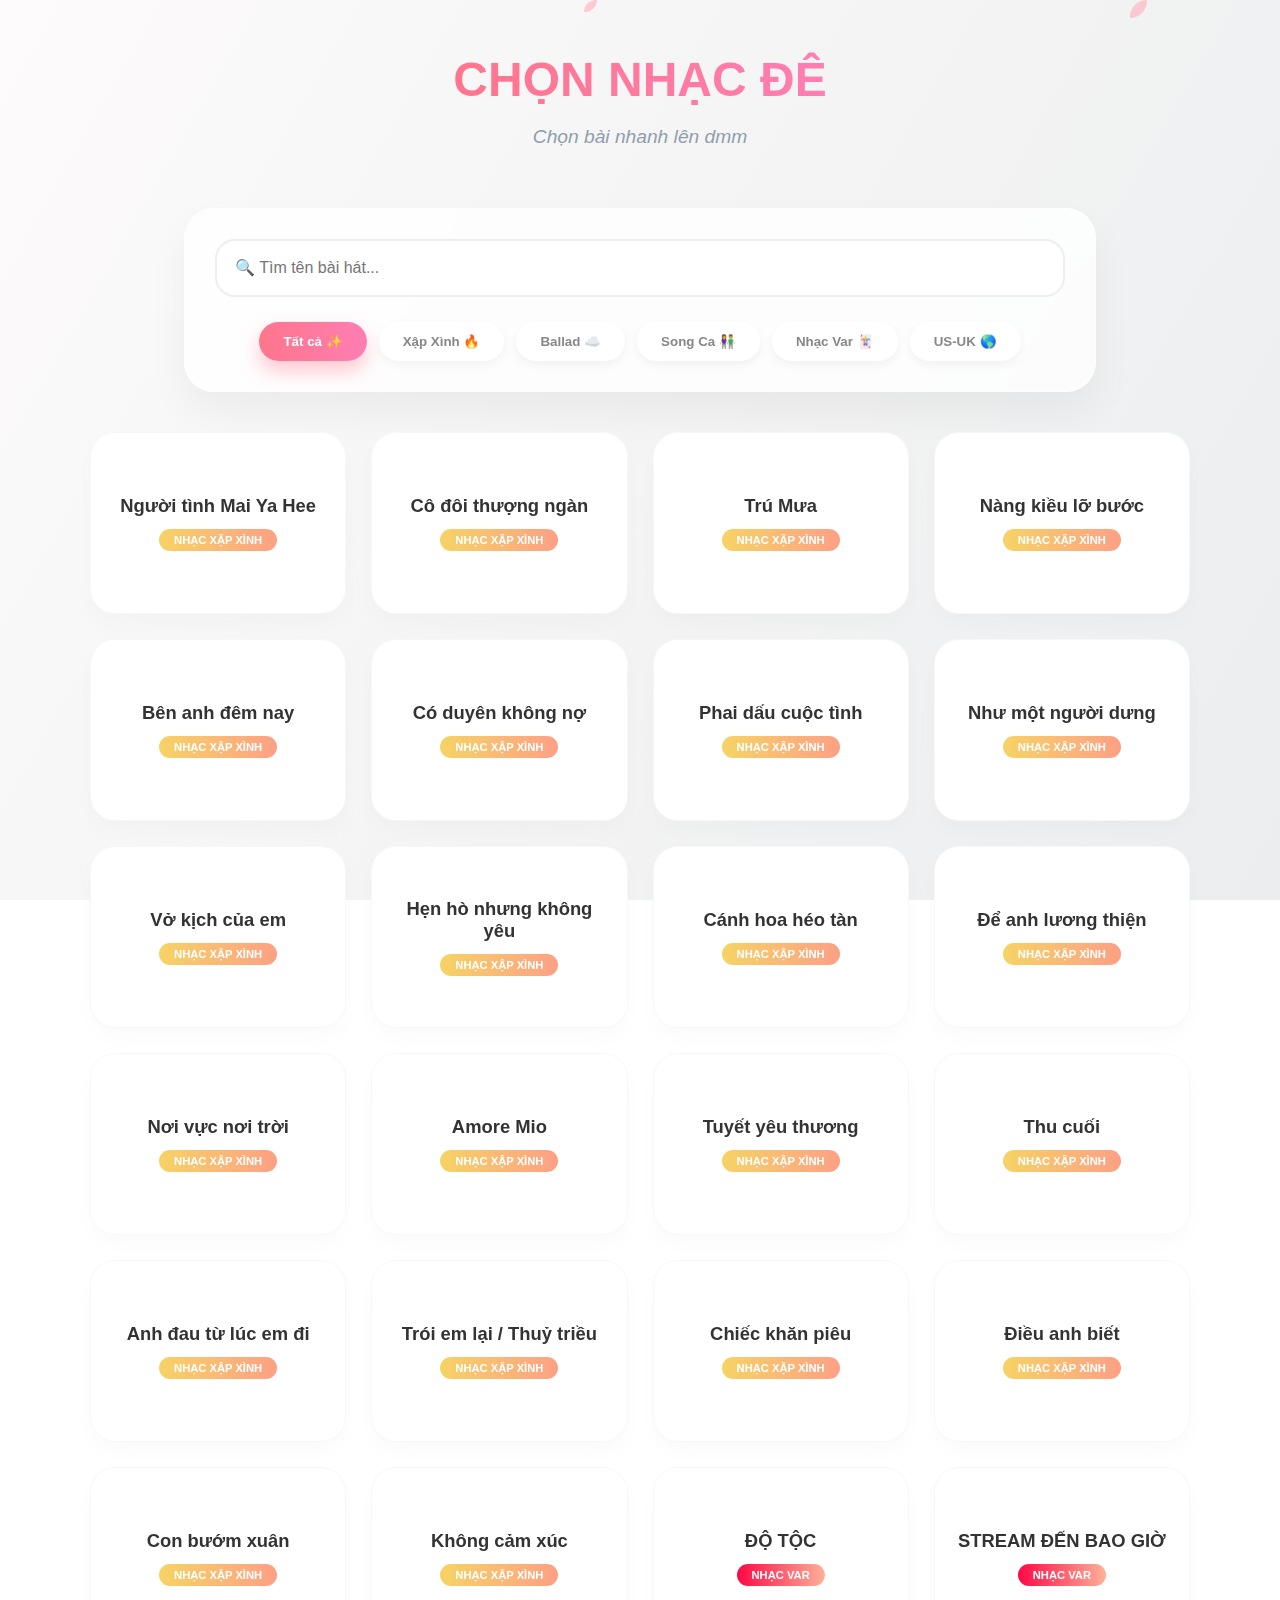
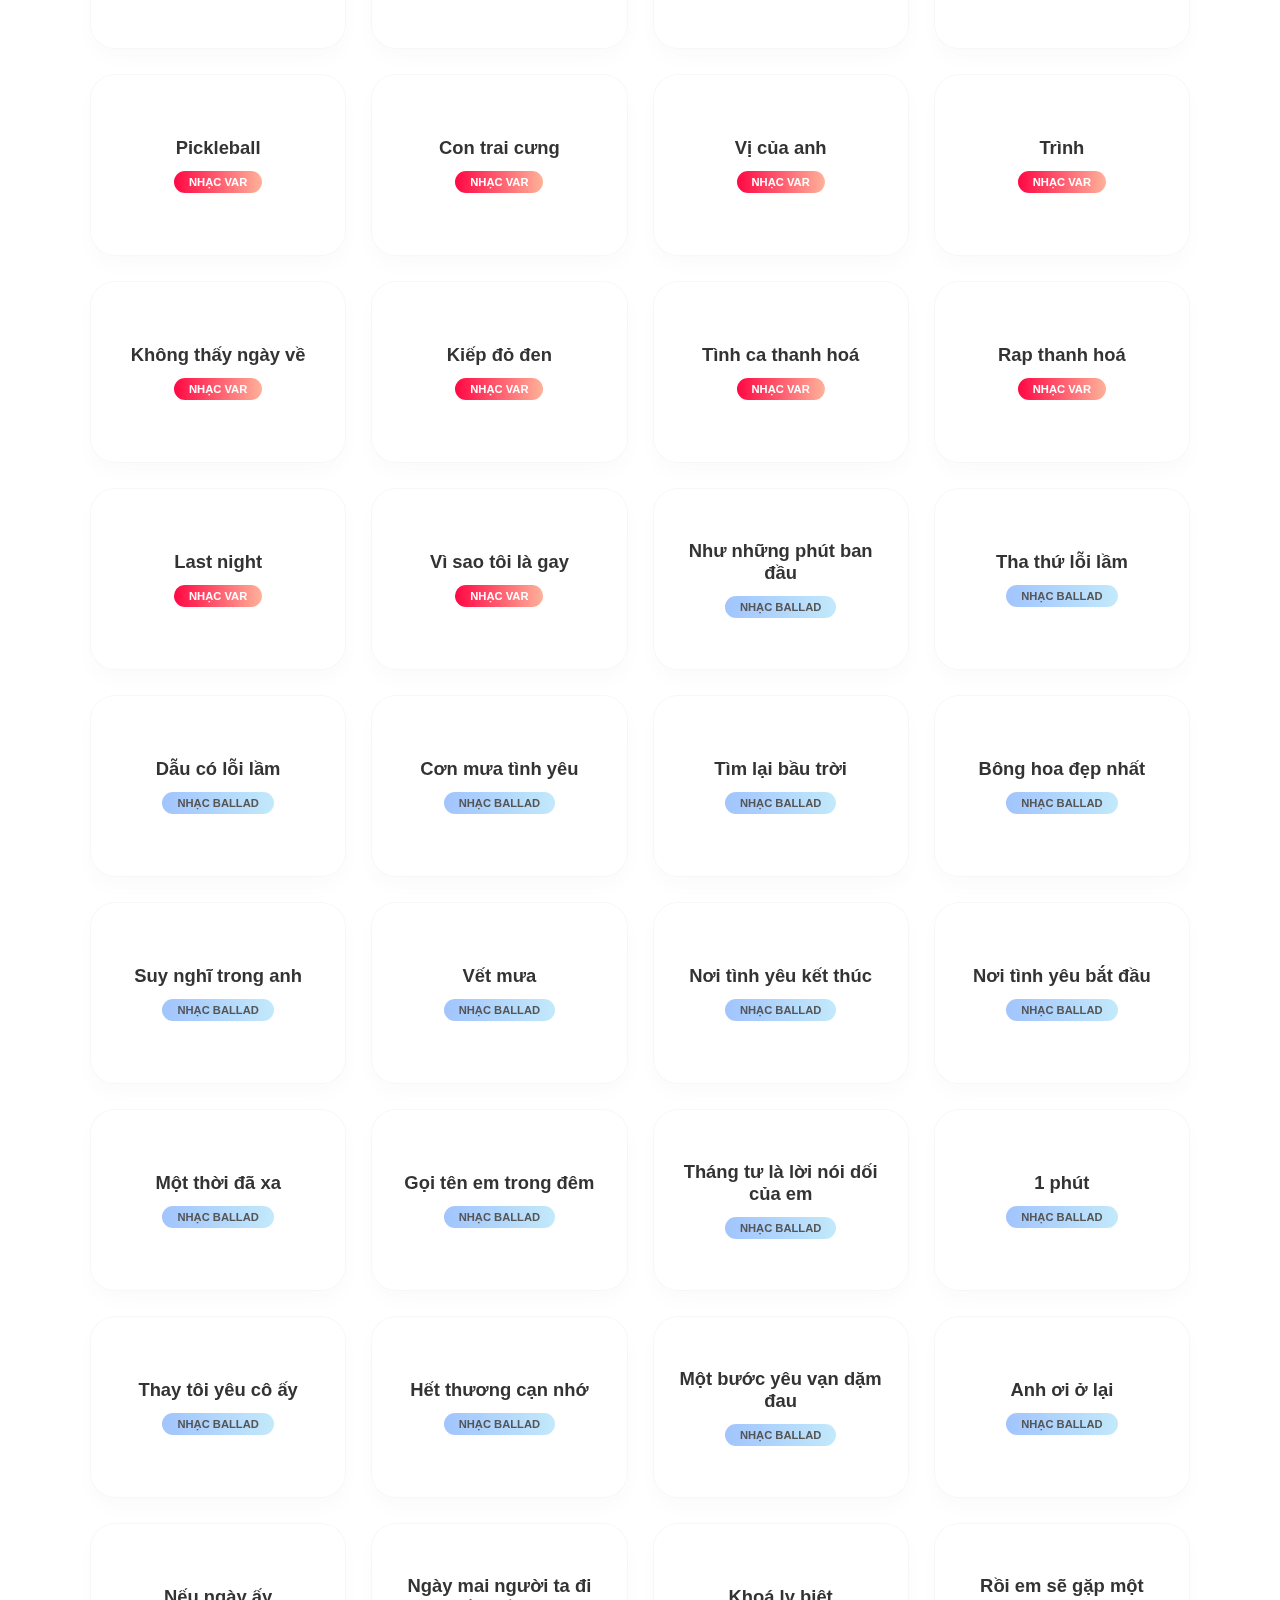
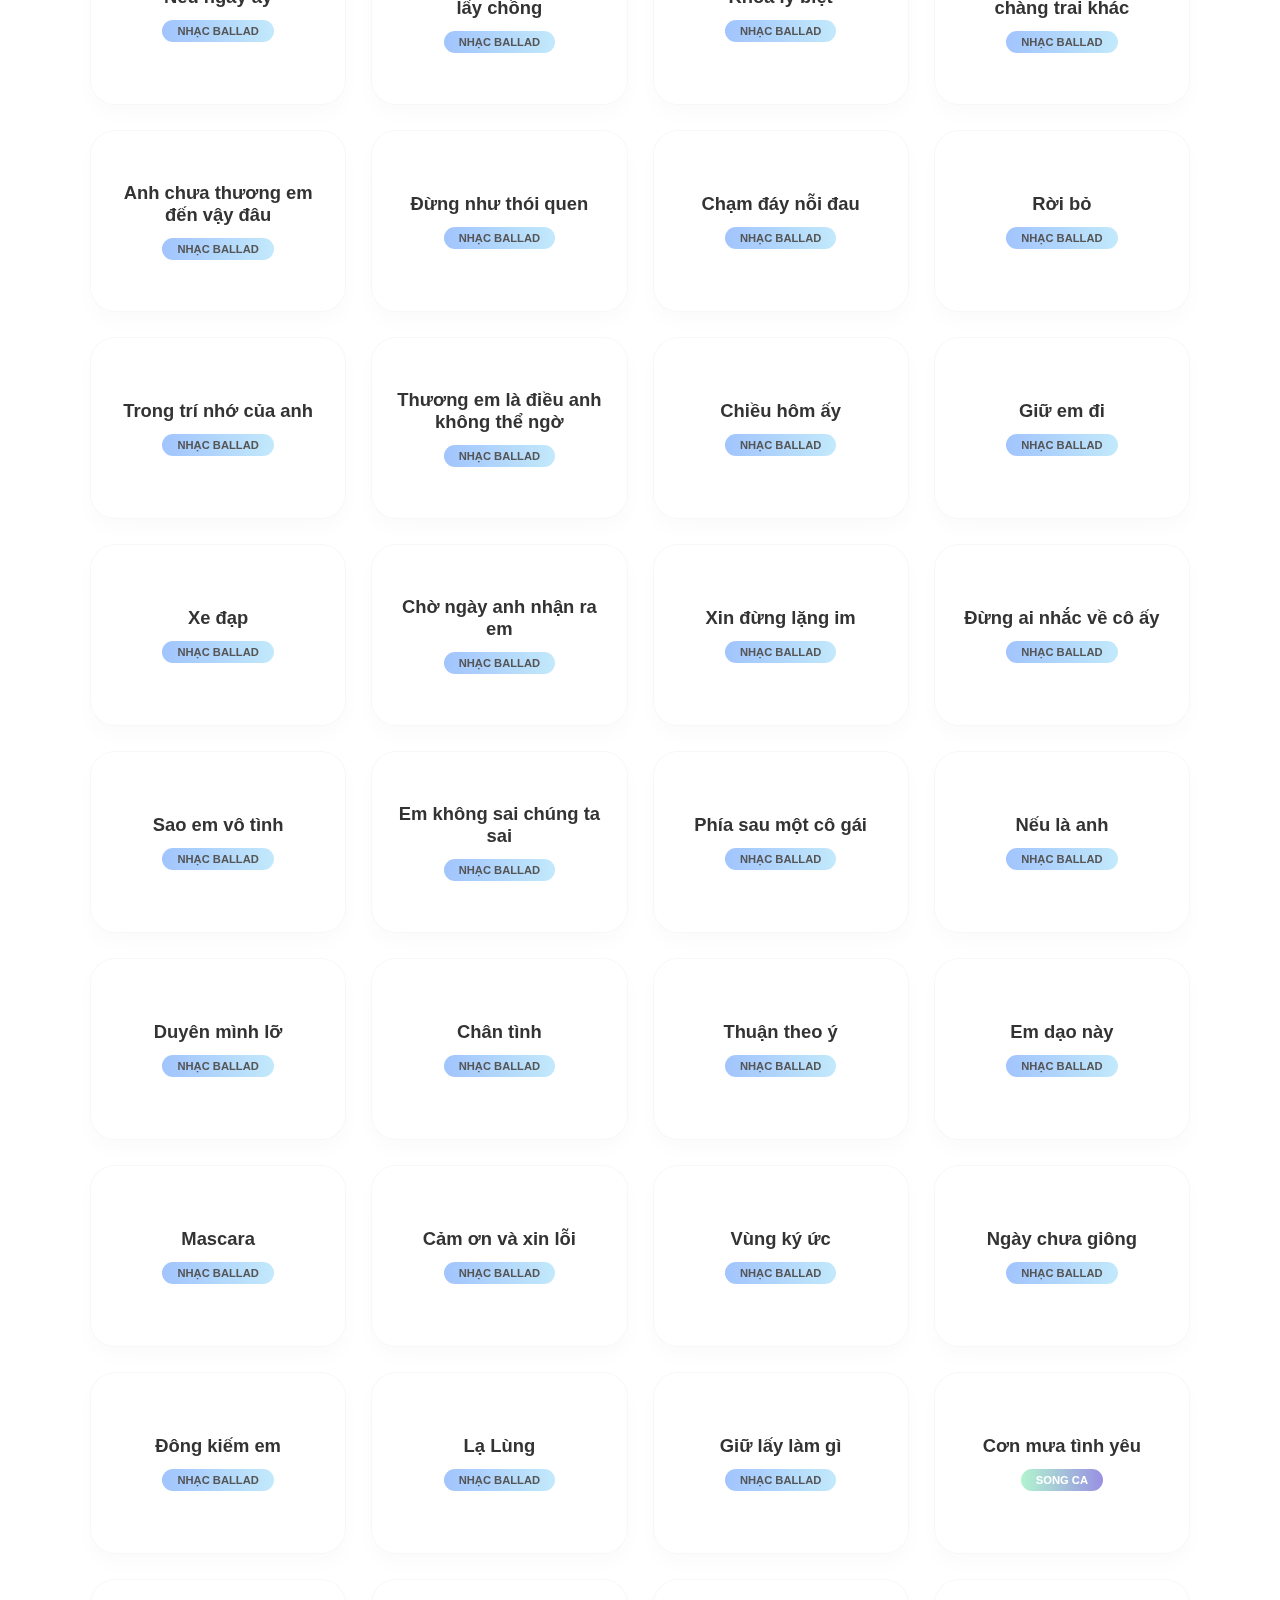
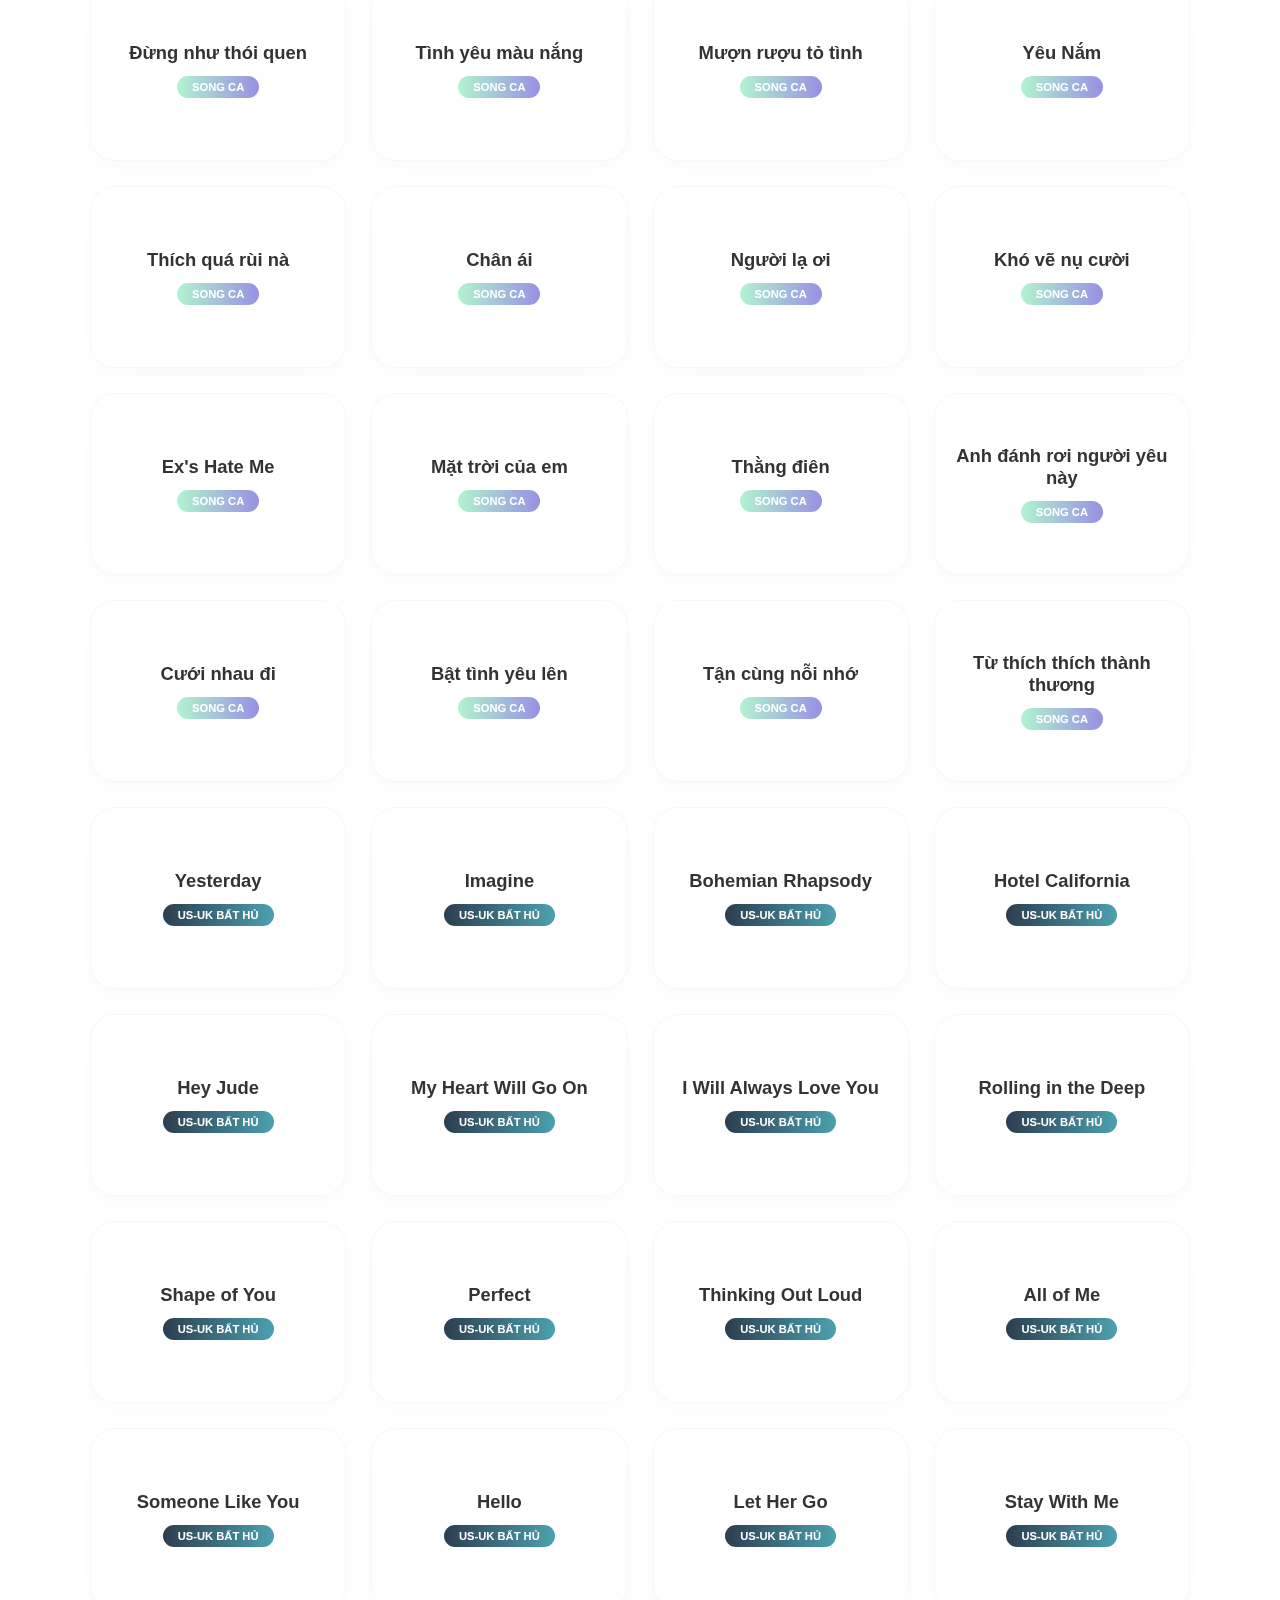
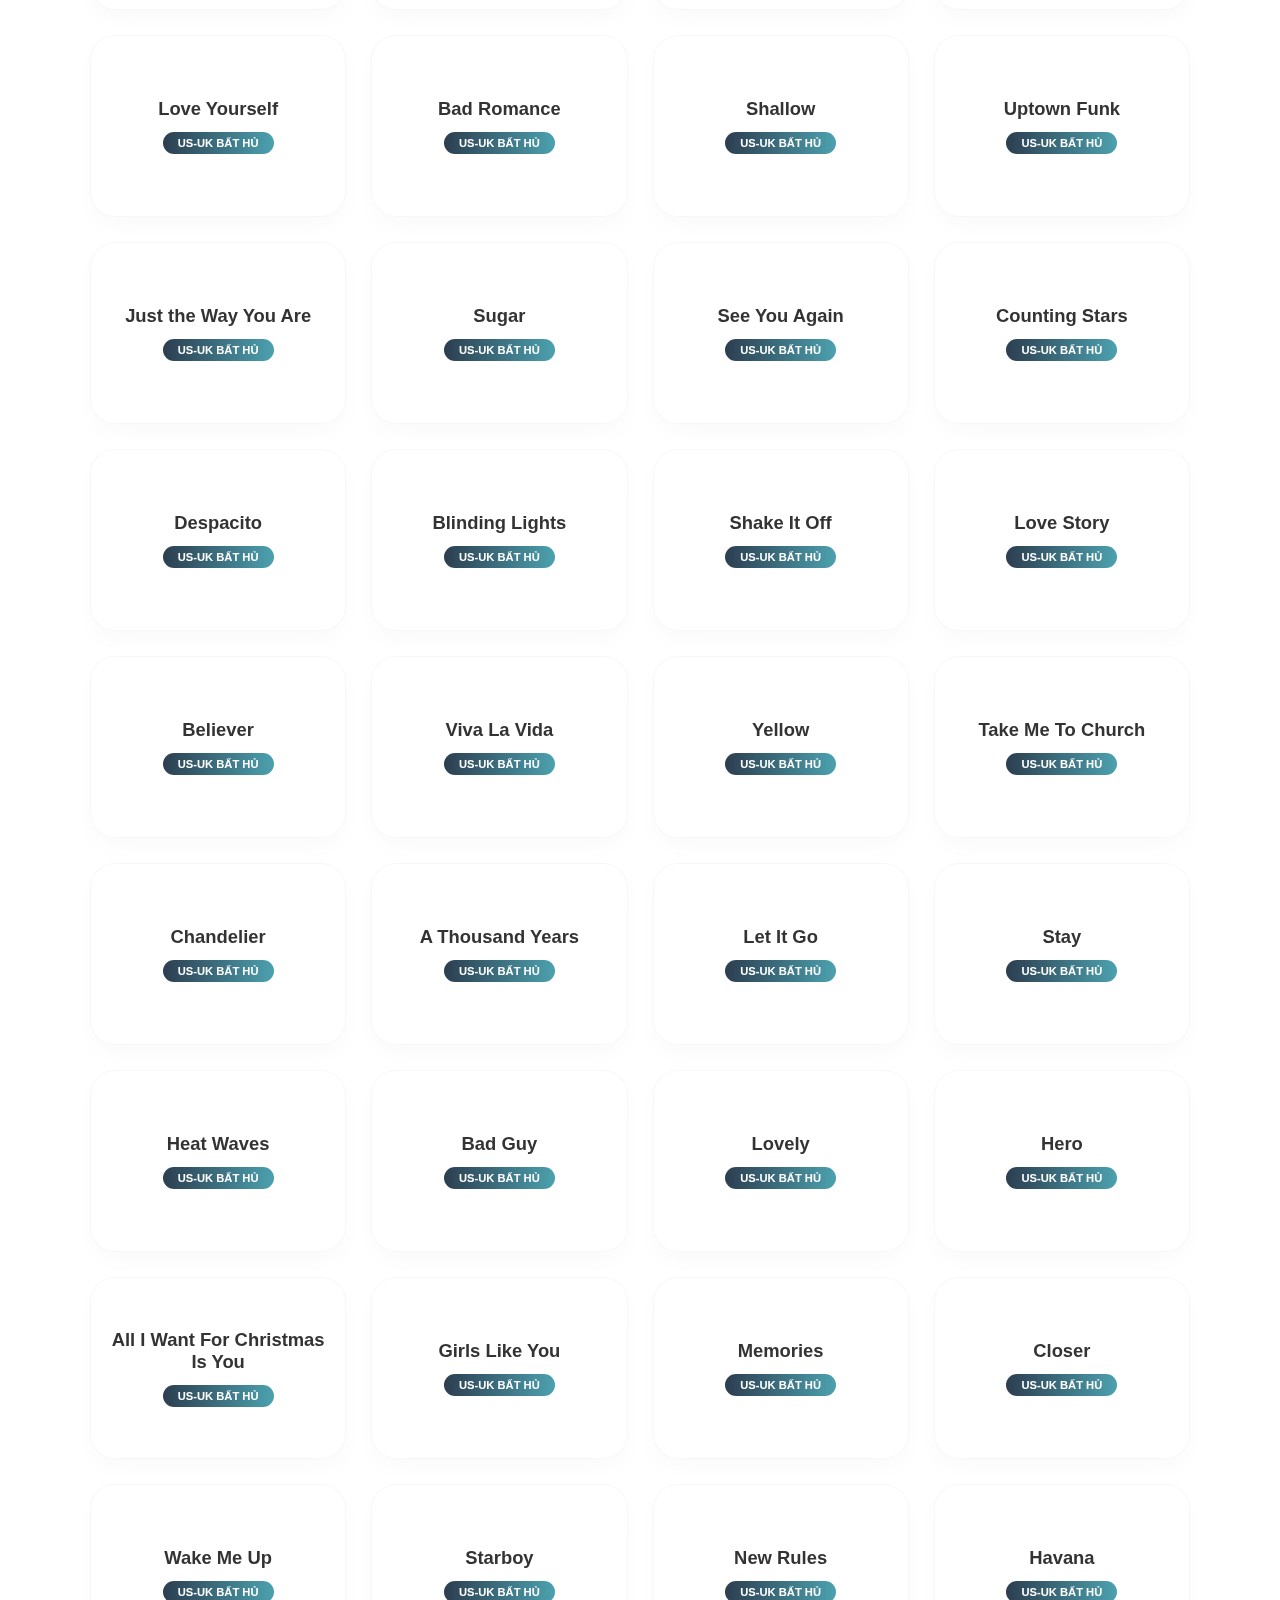
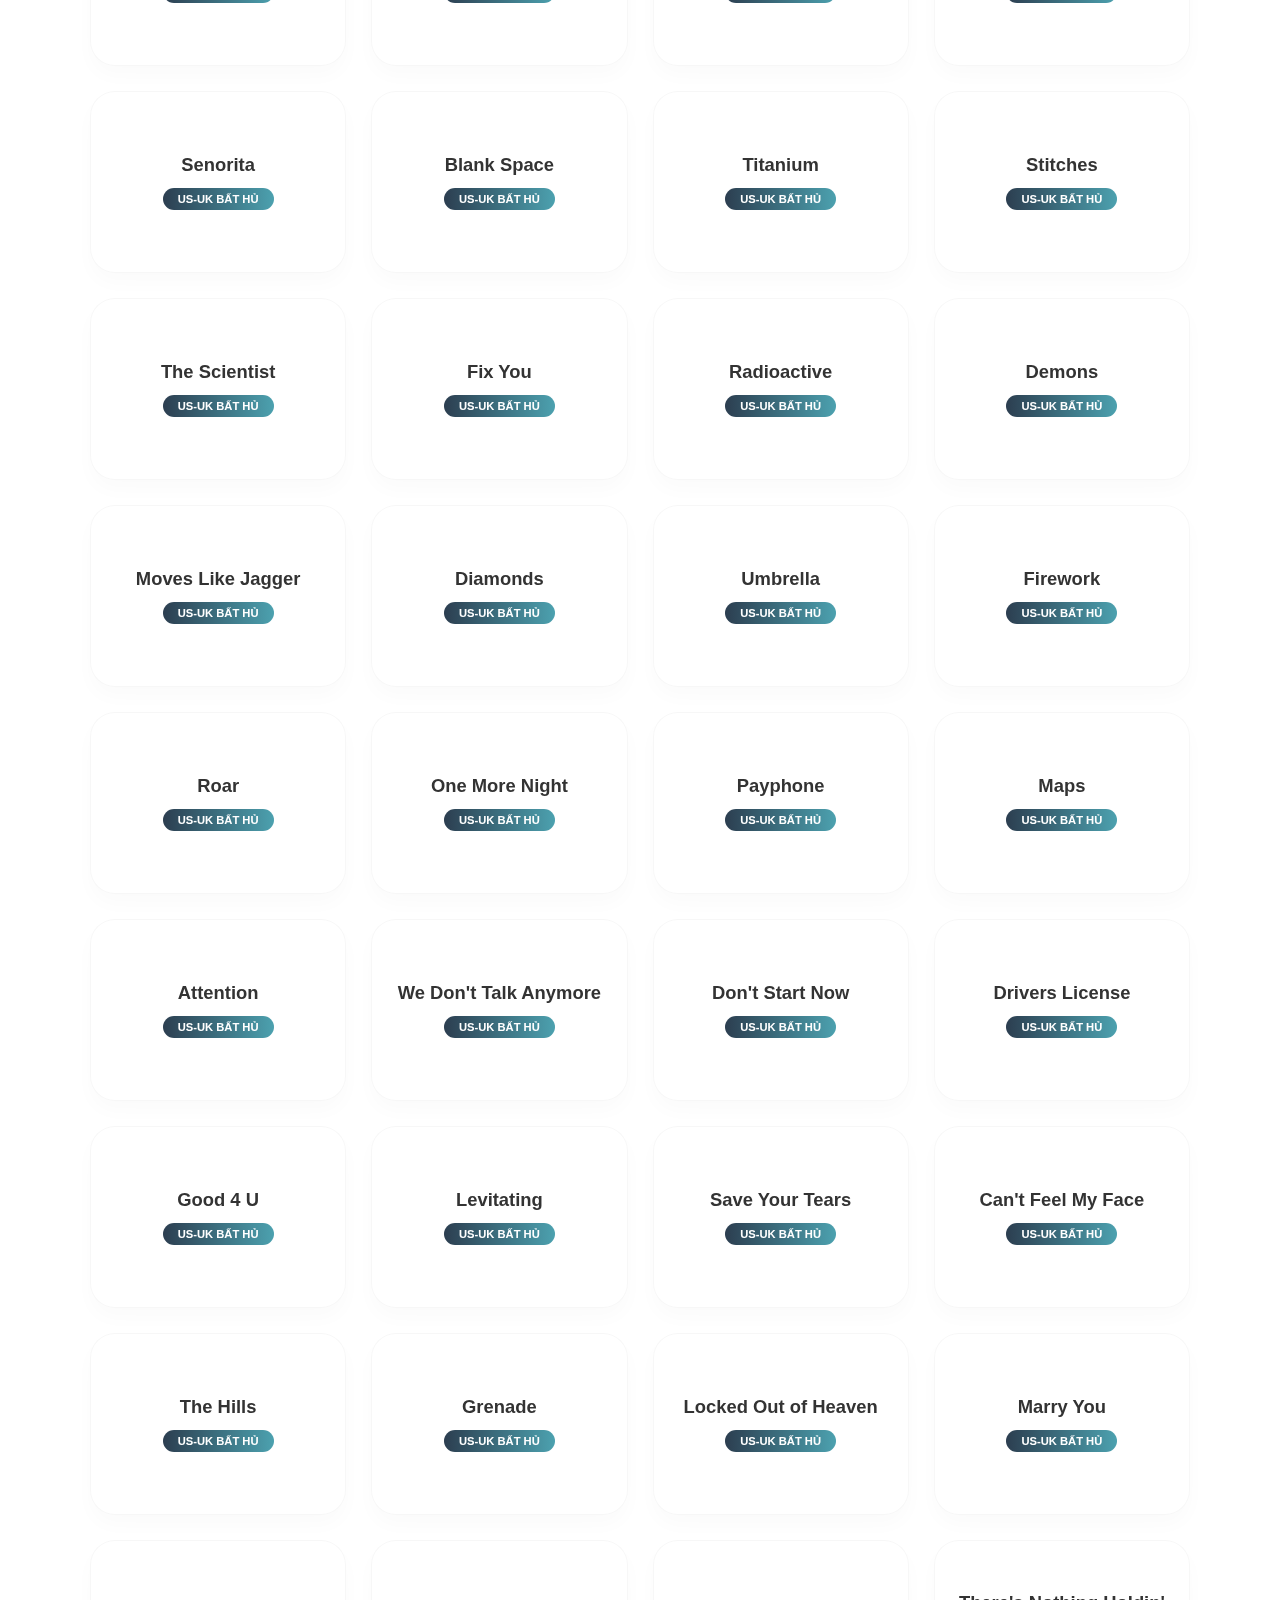
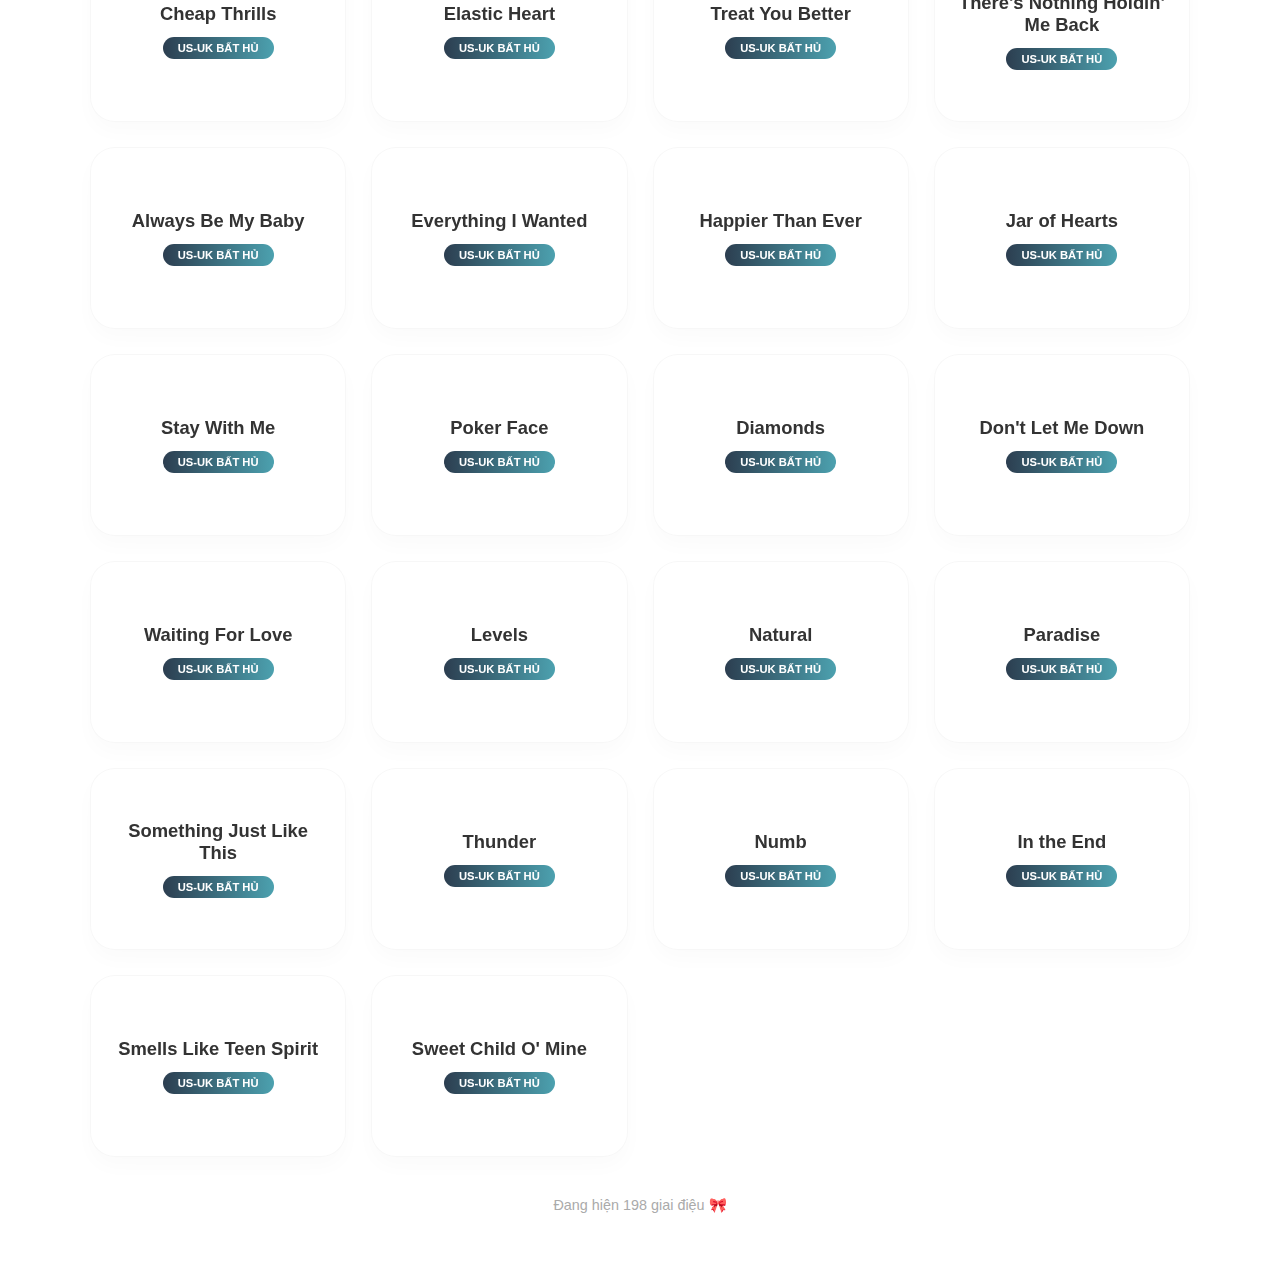
<file: index.html>
<!DOCTYPE html>
<html lang="vi">
<head>
    <meta charset="UTF-8">
    <meta name="viewport" content="width=device-width, initial-scale=1.0">
    <title> CHỌN NHẠC ĐÊ </title>
    <style>
        :root {
            --main-gradient: linear-gradient(135deg, #ff9a9e 0%, #fad0c4 100%);
            --bg-gradient: linear-gradient(120deg, #fdfbfb 0%, #ebedee 100%);
            --btn-active: linear-gradient(to right, #ff758c 0%, #ff7eb3 100%);
            --text: #5d5d5d;
            --white: #ffffff;
        }

        body {
            font-family: 'Segoe UI', Tahoma, Geneva, Verdana, sans-serif;
            background: var(--bg-gradient);
            background-attachment: fixed;
            color: var(--text);
            margin: 0; padding: 20px;
            display: flex; flex-direction: column;
            align-items: center; min-height: 100vh;
            overflow-x: hidden;
        }

        /* Hoa anh đào */
        #sakura-container {
            position: fixed; top: 0; left: 0; width: 100%; height: 100%;
            pointer-events: none; z-index: 999;
        }
        .petal {
            position: absolute; background-color: #ffb7c5;
            border-radius: 150% 0 150% 0; opacity: 0.7;
            animation: fall linear infinite;
        }
        @keyframes fall {
            0% { transform: translateY(-10vh) rotate(0deg); opacity: 0; }
            100% { transform: translateY(110vh) rotate(360deg); opacity: 0.4; }
        }

        header { text-align: center; margin-bottom: 40px; }
        h1 { 
            background: var(--btn-active);
            -webkit-background-clip: text;
            -webkit-text-fill-color: transparent;
            font-size: 3rem; font-weight: 800; margin-bottom: 5px;
        }
        .subtitle { font-size: 1.2rem; color: #8e9eab; font-style: italic; }

        .controls {
            width: 100%; max-width: 850px;
            background: rgba(255, 255, 255, 0.8);
            backdrop-filter: blur(10px);
            padding: 30px; border-radius: 30px;
            box-shadow: 0 20px 40px rgba(0,0,0,0.05);
            margin-bottom: 40px; border: 1px solid rgba(255,255,255,0.5);
            z-index: 10;
        }

        #searchBar {
            width: 100%; padding: 18px; border: 2px solid #eee;
            border-radius: 20px; font-size: 16px; margin-bottom: 25px;
            box-sizing: border-box; outline: none; transition: 0.3s;
        }

        .filter-group { display: flex; gap: 12px; flex-wrap: wrap; justify-content: center; }
        .filter-btn {
            padding: 12px 24px; border: none; border-radius: 50px;
            background: var(--white); cursor: pointer; transition: 0.3s;
            font-weight: 600; color: #888; box-shadow: 0 4px 10px rgba(0,0,0,0.05);
        }
        
        /* Hiệu ứng màu hồng chuẩn */
        .filter-btn.active { 
            background: var(--btn-active) !important; 
            color: white !important; 
            box-shadow: 0 10px 20px rgba(255, 117, 140, 0.4); 
        }

        .song-container {
            display: grid; grid-template-columns: repeat(auto-fill, minmax(240px, 1fr));
            gap: 25px; width: 100%; max-width: 1100px; z-index: 10;
        }

        .song-card {
            background: var(--white); padding: 30px 20px; border-radius: 25px;
            text-align: center; box-shadow: 0 10px 20px rgba(0,0,0,0.02);
            transition: all 0.4s cubic-bezier(0.175, 0.885, 0.32, 1.275);
            cursor: pointer; border: 1px solid rgba(0,0,0,0.03);
            height: 120px; display: flex; flex-direction: column; justify-content: center; align-items: center;
        }
        .song-card:hover { transform: translateY(-10px) rotate(2deg); box-shadow: 0 15px 30px rgba(255, 154, 158, 0.2); }
        .song-title { font-weight: 700; font-size: 1.15rem; margin-bottom: 12px; color: #333; }

        .genre-tag { font-size: 0.7rem; padding: 5px 15px; border-radius: 50px; color: white; font-weight: bold; text-transform: uppercase; }
        .tag-xapxinh { background: linear-gradient(to right, #f6d365, #fda085); }
        .tag-var { background: linear-gradient(to right, #ff0844, #ffb199); }
        .tag-ballad { background: linear-gradient(to right, #a1c4fd, #c2e9fb); color: #555 !important; }
        .tag-songca { background: linear-gradient(to right, #b1f4cf, #9890e3); }
        .tag-usuk { background: linear-gradient(to right, #2c3e50, #4ca1af); }

         .modal {
            display: none; position: fixed; z-index: 2000;
            left: 0; top: 0; width: 100%; height: 100%;
            background: rgba(0,0,0,0.3); backdrop-filter: blur(3px);
            justify-content: center; align-items: center;
        .modal-content {
            background: white; padding: 40px; border-radius: 35px;
            width: 85%; max-width: 500px; max-height: 80vh; overflow-y: auto;
            text-align: center; position: relative; animation: popIn 0.4s ease-out;
        }
.close-btn {
    top: 10px;
    right: 14px;
    font-size: 24px;
}

.lyrics-box {
    line-height: 1.7;
    font-size: 1.05rem;
    margin-top: 15px;
}
    </style>
</head>
<body>

    <div id="sakura-container"></div>

    <header>
        <h1>CHỌN NHẠC ĐÊ</h1>
        <p class="subtitle"> Chọn bài nhanh lên dmm</p>
    </header>

    <div class="controls">
        <input type="text" id="searchBar" placeholder="🔍 Tìm tên bài hát..." onkeyup="filterSongs()">
        <div class="filter-group">
            <button class="filter-btn active" onclick="setGenre('All', this)">Tất cả ✨</button>
            <button class="filter-btn" onclick="setGenre('Nhạc xập xình', this)">Xập Xình 🔥</button>
            <button class="filter-btn" onclick="setGenre('Nhạc ballad', this)">Ballad ☁️</button>
            <button class="filter-btn" onclick="setGenre('Song ca', this)">Song Ca 👫</button>
            <button class="filter-btn" onclick="setGenre('Nhạc var', this)">Nhạc Var 🃏</button>
            <button class="filter-btn" onclick="setGenre('US-UK Bất Hủ', this)">US-UK 🌎</button>
        </div>
    </div>

    <div class="song-container" id="songList"></div>
    <div id="countInfo" style="margin: 40px 0; color: #aaa; font-size: 0.9rem;"></div>

    <div id="lyricsModal" class="modal" onclick="closeModal()">
        <div class="modal-content" onclick="event.stopPropagation()">
            <span class="close-btn" onclick="closeModal()">&times;</span>
            <h2 id="modalTitle" style="color: #ff6b81">Tên Bài Hát</h2>
            <div id="modalBody" class="lyrics-box"></div>
            <p style="margin-top: 25px; color: #ffb7c5; font-size: 0.8rem"> Hát đi ơ kìa ✨🌸</p>
        </div>
    </div>
<script>
    /* --- DỮ LIỆU BÀI HÁT (FIXED) --- */
    const songs = [
        { title: "Người tình Mai Ya Hee", genre: "Nhạc xập xình", lyrics: `` },
        { title: "Cô đôi thượng ngàn", genre: "Nhạc xập xình", lyrics: `` },
        { title: "Trú Mưa", genre: "Nhạc xập xình", lyrics: `` },
        { title: "Nàng kiều lỡ bước", genre: "Nhạc xập xình", lyrics: `` },
        { title: "Bên anh đêm nay", genre: "Nhạc xập xình", lyrics: `` },
        { title: "Có duyên không nợ", genre: "Nhạc xập xình", lyrics: `` },
        { title: "Phai dấu cuộc tình", genre: "Nhạc xập xình", lyrics: `` },
        { title: "Như một người dưng", genre: "Nhạc xập xình", lyrics: `` },
        { title: "Vở kịch của em", genre: "Nhạc xập xình", lyrics: `` },
        { title: "Hẹn hò nhưng không yêu", genre: "Nhạc xập xình", lyrics: `` },
        { title: "Cánh hoa héo tàn", genre: "Nhạc xập xình", lyrics: `` },
        { title: "Để anh lương thiện", genre: "Nhạc xập xình", lyrics: `` },
        { title: "Nơi vực nơi trời", genre: "Nhạc xập xình", lyrics: `` },
        { title: "Amore Mio", genre: "Nhạc xập xình", lyrics: `` },
        { title: "Tuyết yêu thương", genre: "Nhạc xập xình", lyrics: `` },
        { title: "Thu cuối", genre: "Nhạc xập xình", lyrics: `` },
        { title: "Anh đau từ lúc em đi", genre: "Nhạc xập xình", lyrics: `` },
        { title: "Trói em lại / Thuỷ triều", genre: "Nhạc xập xình", lyrics: `` },
        { title: "Chiếc khăn piêu", genre: "Nhạc xập xình", lyrics: `` },
        { title: "Điều anh biết", genre: "Nhạc xập xình", lyrics: `` },
        { title: "Con bướm xuân", genre: "Nhạc xập xình", lyrics: `` },
        { title: "Không cảm xúc", genre: "Nhạc xập xình", lyrics: `` },
        { title: "ĐỘ TỘC", genre: "Nhạc var", lyrics: `Chào anh em nhá!` },
        { title: "STREAM ĐẾN BAO GIỜ", genre: "Nhạc var", lyrics: `` },
        { title: "Pickleball", genre: "Nhạc var", lyrics: `` },
        { title: "Con trai cưng", genre: "Nhạc var", lyrics: `` },
        { title: "Vị của anh", genre: "Nhạc var", lyrics: `` },
        { title: "Trình", genre: "Nhạc var", lyrics: `` },
        { title: "Không thấy ngày về", genre: "Nhạc var", lyrics: `` },
        { title: "Kiếp đỏ đen", genre: "Nhạc var", lyrics: `` },
        { title: "Tình ca thanh hoá", genre: "Nhạc var", lyrics: `` },
        { title: "Rap thanh hoá", genre: "Nhạc var", lyrics: `` },
        { title: "Last night", genre: "Nhạc var", lyrics: `` },
        { title: "Vì sao tôi là gay", genre: "Nhạc var", lyrics: `` },
        { title: "Như những phút ban đầu", genre: "Nhạc ballad", lyrics: `Nếu như ngày ấy...` },
        { title: "Tha thứ lỗi lầm", genre: "Nhạc ballad", lyrics: `` },
        { title: "Dẫu có lỗi lầm", genre: "Nhạc ballad", lyrics: `` },
        { title: "Cơn mưa tình yêu", genre: "Nhạc ballad", lyrics: `` },
        { title: "Tìm lại bầu trời", genre: "Nhạc ballad", lyrics: `` },
        { title: "Bông hoa đẹp nhất", genre: "Nhạc ballad", lyrics: `` },
        { title: "Suy nghĩ trong anh", genre: "Nhạc ballad", lyrics: `` },
        { title: "Vết mưa", genre: "Nhạc ballad", lyrics: `` },
        { title: "Nơi tình yêu kết thúc", genre: "Nhạc ballad", lyrics: `` },
        { title: "Nơi tình yêu bắt đầu", genre: "Nhạc ballad", lyrics: `` },
        { title: "Một thời đã xa", genre: "Nhạc ballad", lyrics: `` },
        { title: "Gọi tên em trong đêm", genre: "Nhạc ballad", lyrics: `` },
        { title: "Tháng tư là lời nói dối của em", genre: "Nhạc ballad", lyrics: `` },
        { title: "1 phút", genre: "Nhạc ballad", lyrics: `` },
        { title: "Thay tôi yêu cô ấy", genre: "Nhạc ballad", lyrics: `` },
        { title: "Hết thương cạn nhớ", genre: "Nhạc ballad", lyrics: `` },
        { title: "Một bước yêu vạn dặm đau", genre: "Nhạc ballad", lyrics: `` },
        { title: "Anh ơi ở lại", genre: "Nhạc ballad", lyrics: `` },
        { title: "Nếu ngày ấy", genre: "Nhạc ballad", lyrics: `` },
        { title: "Ngày mai người ta đi lấy chồng", genre: "Nhạc ballad", lyrics: `` },
        { title: "Khoá ly biệt", genre: "Nhạc ballad", lyrics: `` },
        { title: "Rồi em sẽ gặp một chàng trai khác", genre: "Nhạc ballad", lyrics: `` },
        { title: "Anh chưa thương em đến vậy đâu", genre: "Nhạc ballad", lyrics: `` },
        { title: "Đừng như thói quen", genre: "Nhạc ballad", lyrics: `` },
        { title: "Chạm đáy nỗi đau", genre: "Nhạc ballad", lyrics: `` },
        { title: "Rời bỏ", genre: "Nhạc ballad", lyrics: `` },
        { title: "Trong trí nhớ của anh", genre: "Nhạc ballad", lyrics: `` },
        { title: "Thương em là điều anh không thể ngờ", genre: "Nhạc ballad", lyrics: `` },
        { title: "Chiều hôm ấy", genre: "Nhạc ballad", lyrics: `` },
        { title: "Giữ em đi", genre: "Nhạc ballad", lyrics: `` },
        { title: "Xe đạp", genre: "Nhạc ballad", lyrics: `` },
        { title: "Chờ ngày anh nhận ra em", genre: "Nhạc ballad", lyrics: `` },
        { title: "Xin đừng lặng im", genre: "Nhạc ballad", lyrics: `` },
        { title: "Đừng ai nhắc về cô ấy", genre: "Nhạc ballad", lyrics: `` },
        { title: "Sao em vô tình", genre: "Nhạc ballad", lyrics: `` },
        { title: "Em không sai chúng ta sai", genre: "Nhạc ballad", lyrics: `` },
        { title: "Phía sau một cô gái", genre: "Nhạc ballad", lyrics: `` },
        { title: "Nếu là anh", genre: "Nhạc ballad", lyrics: "" },
        { title: "Duyên mình lỡ", genre: "Nhạc ballad", lyrics: "" },
        { title: "Chân tình", genre: "Nhạc ballad", lyrics: "" },
        { title: "Thuận theo ý", genre: "Nhạc ballad", lyrics: "" },
        { title: "Em dạo này", genre: "Nhạc ballad", lyrics: "" },
        { title: "Mascara", genre: "Nhạc ballad", lyrics: "" },
        { title: "Cảm ơn và xin lỗi", genre: "Nhạc ballad", lyrics: "" },
        { title: "Vùng ký ức", genre: "Nhạc ballad", lyrics: "" },
        { title: "Ngày chưa giông", genre: "Nhạc ballad", lyrics: "" },
        { title: "Đông kiếm em", genre: "Nhạc ballad", lyrics: "" },
        { title: "Lạ Lùng", genre: "Nhạc ballad", lyrics: "" },
        { title: "Giữ lấy làm gì", genre: "Nhạc ballad", lyrics: "" },
        { title: "Cơn mưa tình yêu", genre: "Song ca", lyrics: "" },
        { title: "Đừng như thói quen", genre: "Song ca", lyrics: "" },
        { title: "Tình yêu màu nắng", genre: "Song ca", lyrics: "" },
        { title: "Mượn rượu tỏ tình", genre: "Song ca", lyrics: "" },
        { title: "Yêu Nắm", genre: "Song ca", lyrics: "" },
        { title: "Thích quá rùi nà", genre: "Song ca", lyrics: "" },
        { title: "Chân ái", genre: "Song ca", lyrics: "" },
        { title: "Người lạ ơi", genre: "Song ca", lyrics: "" },
        { title: "Khó vẽ nụ cười", genre: "Song ca", lyrics: "" },
        { title: "Ex's Hate Me", genre: "Song ca", lyrics: "" },
        { title: "Mặt trời của em", genre: "Song ca", lyrics: "" },
        { title: "Thằng điên", genre: "Song ca", lyrics: "" },
        { title: "Anh đánh rơi người yêu này", genre: "Song ca", lyrics: "" },
        { title: "Cưới nhau đi", genre: "Song ca", lyrics: "" },
        { title: "Bật tình yêu lên", genre: "Song ca", lyrics: "" },
        { title: "Tận cùng nỗi nhớ", genre: "Song ca", lyrics: "" },
        { title: "Từ thích thích thành thương", genre: "Song ca", lyrics: "" },
        // --- US-UK BẤT HỦ ---
        { title: "Yesterday", genre: "US-UK Bất Hủ", lyrics: `` },
        { title: "Imagine", genre: "US-UK Bất Hủ", lyrics: `` },
        { title: "Bohemian Rhapsody", genre: "US-UK Bất Hủ", lyrics: `` },
        { title: "Hotel California", genre: "US-UK Bất Hủ", lyrics: `` },
        { title: "Hey Jude", genre: "US-UK Bất Hủ", lyrics: `Hey Jude...` },
        { title: "My Heart Will Go On", genre: "US-UK Bất Hủ", lyrics: `` },
        { title: "I Will Always Love You", genre: "US-UK Bất Hủ", lyrics: `` },
        { title: "Rolling in the Deep", genre: "US-UK Bất Hủ", lyrics: `` },
        { title: "Shape of You", genre: "US-UK Bất Hủ", lyrics: `` },
        { title: "Perfect", genre: "US-UK Bất Hủ", lyrics: `` },
        { title: "Thinking Out Loud", genre: "US-UK Bất Hủ", lyrics: `` },
        { title: "All of Me", genre: "US-UK Bất Hủ", lyrics: `` },
        { title: "Someone Like You", genre: "US-UK Bất Hủ", lyrics: `` },
        { title: "Hello", genre: "US-UK Bất Hủ", lyrics: `Hello from the other side...` },
        { title: "Let Her Go", genre: "US-UK Bất Hủ", lyrics: `` },
        { title: "Stay With Me", genre: "US-UK Bất Hủ", lyrics: `` },
        { title: "Love Yourself", genre: "US-UK Bất Hủ", lyrics: `` },
        { title: "Bad Romance", genre: "US-UK Bất Hủ", lyrics: `` },
        { title: "Shallow", genre: "US-UK Bất Hủ", lyrics: `` },
        { title: "Uptown Funk", genre: "US-UK Bất Hủ", lyrics: `` },
        { title: "Just the Way You Are", genre: "US-UK Bất Hủ", lyrics: `` },
        { title: "Sugar", genre: "US-UK Bất Hủ", lyrics: `` },
        { title: "See You Again", genre: "US-UK Bất Hủ", lyrics: `` },
        { title: "Counting Stars", genre: "US-UK Bất Hủ", lyrics: `` },
        { title: "Despacito", genre: "US-UK Bất Hủ", lyrics: `` },
        { title: "Blinding Lights", genre: "US-UK Bất Hủ", lyrics: `` },
        { title: "Shake It Off", genre: "US-UK Bất Hủ", lyrics: `` },
        { title: "Love Story", genre: "US-UK Bất Hủ", lyrics: `` },
        { title: "Believer", genre: "US-UK Bất Hủ", lyrics: `` },
        { title: "Viva La Vida", genre: "US-UK Bất Hủ", lyrics: `` },
        { title: "Yellow", genre: "US-UK Bất Hủ", lyrics: `` },
        { title: "Take Me To Church", genre: "US-UK Bất Hủ", lyrics: `` },
        { title: "Chandelier", genre: "US-UK Bất Hủ", lyrics: `` },
        { title: "A Thousand Years", genre: "US-UK Bất Hủ", lyrics: `` },
        { title: "Let It Go", genre: "US-UK Bất Hủ", lyrics: `` },
        { title: "Stay", genre: "US-UK Bất Hủ", lyrics: `` },
        { title: "Heat Waves", genre: "US-UK Bất Hủ", lyrics: `` },
        { title: "Bad Guy", genre: "US-UK Bất Hủ", lyrics: `` },
        { title: "Lovely", genre: "US-UK Bất Hủ", lyrics: `` },
        { title: "Hero", genre: "US-UK Bất Hủ", lyrics: `` },
        { title: "All I Want For Christmas Is You", genre: "US-UK Bất Hủ", lyrics: `` },
        { title: "Girls Like You", genre: "US-UK Bất Hủ", lyrics: `` },
        { title: "Memories", genre: "US-UK Bất Hủ", lyrics: `` },
        { title: "Closer", genre: "US-UK Bất Hủ", lyrics: `` },
        { title: "Wake Me Up", genre: "US-UK Bất Hủ", lyrics: `` },
        { title: "Starboy", genre: "US-UK Bất Hủ", lyrics: `` },
        { title: "New Rules", genre: "US-UK Bất Hủ", lyrics: `` },
        { title: "Havana", genre: "US-UK Bất Hủ", lyrics: `` },
        { title: "Senorita", genre: "US-UK Bất Hủ", lyrics: `` },
        { title: "Blank Space", genre: "US-UK Bất Hủ", lyrics: `` },
        { title: "Titanium", genre: "US-UK Bất Hủ", lyrics: `` },
        { title: "Stitches", genre: "US-UK Bất Hủ", lyrics: `` },
        { title: "The Scientist", genre: "US-UK Bất Hủ", lyrics: `` },
        { title: "Fix You", genre: "US-UK Bất Hủ", lyrics: `` },
        { title: "Radioactive", genre: "US-UK Bất Hủ", lyrics: `` },
        { title: "Demons", genre: "US-UK Bất Hủ", lyrics: `` },
        { title: "Moves Like Jagger", genre: "US-UK Bất Hủ", lyrics: `` },
        { title: "Diamonds", genre: "US-UK Bất Hủ", lyrics: `` },
        { title: "Umbrella", genre: "US-UK Bất Hủ", lyrics: `` },
        { title: "Firework", genre: "US-UK Bất Hủ", lyrics: `` },
        { title: "Roar", genre: "US-UK Bất Hủ", lyrics: `` },
        { title: "One More Night", genre: "US-UK Bất Hủ", lyrics: `` },
        { title: "Payphone", genre: "US-UK Bất Hủ", lyrics: `` },
        { title: "Maps", genre: "US-UK Bất Hủ", lyrics: `` },
        { title: "Attention", genre: "US-UK Bất Hủ", lyrics: `` },
        { title: "We Don't Talk Anymore", genre: "US-UK Bất Hủ", lyrics: `` },
        { title: "Don't Start Now", genre: "US-UK Bất Hủ", lyrics: `` },
        { title: "Drivers License", genre: "US-UK Bất Hủ", lyrics: `` },
        { title: "Good 4 U", genre: "US-UK Bất Hủ", lyrics: `` },
        { title: "Levitating", genre: "US-UK Bất Hủ", lyrics: `` },
        { title: "Save Your Tears", genre: "US-UK Bất Hủ", lyrics: `` },
        { title: "Can't Feel My Face", genre: "US-UK Bất Hủ", lyrics: `` },
        { title: "The Hills", genre: "US-UK Bất Hủ", lyrics: `` },
        { title: "Grenade", genre: "US-UK Bất Hủ", lyrics: `` },
        { title: "Locked Out of Heaven", genre: "US-UK Bất Hủ", lyrics: `` },
        { title: "Marry You", genre: "US-UK Bất Hủ", lyrics: `` },
        { title: "Cheap Thrills", genre: "US-UK Bất Hủ", lyrics: `` },
        { title: "Elastic Heart", genre: "US-UK Bất Hủ", lyrics: `` },
        { title: "Treat You Better", genre: "US-UK Bất Hủ", lyrics: `` },
        { title: "There's Nothing Holdin' Me Back", genre: "US-UK Bất Hủ", lyrics: `` },
        { title: "Always Be My Baby", genre: "US-UK Bất Hủ", lyrics: `` },
        { title: "Everything I Wanted", genre: "US-UK Bất Hủ", lyrics: `` },
        { title: "Happier Than Ever", genre: "US-UK Bất Hủ", lyrics: `` },
        { title: "Jar of Hearts", genre: "US-UK Bất Hủ", lyrics: `` },
        { title: "Stay With Me", genre: "US-UK Bất Hủ", lyrics: `` },
        { title: "Poker Face", genre: "US-UK Bất Hủ", lyrics: `` },
        { title: "Diamonds", genre: "US-UK Bất Hủ", lyrics: `` },
        { title: "Don't Let Me Down", genre: "US-UK Bất Hủ", lyrics: `` },
        { title: "Waiting For Love", genre: "US-UK Bất Hủ", lyrics: `` },
        { title: "Levels", genre: "US-UK Bất Hủ", lyrics: `` },
        { title: "Natural", genre: "US-UK Bất Hủ", lyrics: `` },
        { title: "Paradise", genre: "US-UK Bất Hủ", lyrics: `` },
        { title: "Something Just Like This", genre: "US-UK Bất Hủ", lyrics: `` },
        { title: "Thunder", genre: "US-UK Bất Hủ", lyrics: `` },
        { title: "Numb", genre: "US-UK Bất Hủ", lyrics: `` },
        { title: "In the End", genre: "US-UK Bất Hủ", lyrics: `In the end...` },
        { title: "Smells Like Teen Spirit", genre: "US-UK Bất Hủ", lyrics: `` },
        { title: "Sweet Child O' Mine", genre: "US-UK Bất Hủ", lyrics: `` },
    ];

/* --- LOGIC --- */
    function createPetal() {
        const container = document.getElementById('sakura-container');
        const petal = document.createElement('div');
        petal.className = 'petal';
        const size = Math.random() * 10 + 10 + "px";
        petal.style.width = size; petal.style.height = size;
        petal.style.left = Math.random() * 100 + "vw";
        petal.style.animationDuration = Math.random() * 5 + 5 + "s";
        if(container) container.appendChild(petal);
        setTimeout(() => petal.remove(), 10000);
    }
    setInterval(createPetal, 400);

    let currentGenre = 'All';

    function displaySongs(data) {
        const list = document.getElementById('songList');
        if(!list) return;
        list.innerHTML = '';
        data.forEach((song) => {
            const card = document.createElement('div');
            card.className = 'song-card';
            card.onclick = () => openLyrics(song);
            
            const tagClass = song.genre === 'Nhạc xập xình' ? 'tag-xapxinh' : 
                             song.genre === 'Nhạc var' ? 'tag-var' : 
                             song.genre === 'Nhạc ballad' ? 'tag-ballad' : 
                             song.genre === 'US-UK Bất Hủ' ? 'tag-usuk' : 'tag-songca';
            
            card.innerHTML = `<span class="song-title">${song.title}</span><span class="genre-tag ${tagClass}">${song.genre}</span>`;
            list.appendChild(card);
        });
        document.getElementById('countInfo').innerText = `Đang hiện ${data.length} giai điệu 🎀`;
    }

    // FIX LỖI THIẾU LINK GG
    function openLyrics(song) {
        document.getElementById('modalTitle').innerText = song.title;
        const body = document.getElementById('modalBody');
        const searchUrl = `https://www.google.com/search?q=lyrics+${encodeURIComponent(song.title)}`;
        
        // Nếu lyrics rỗng hoặc chỉ toàn khoảng trắng thì hiện link GG
        if (!song.lyrics || song.lyrics.trim() === "") {
            body.innerHTML = `
                <p> Quên lời à?</p>
                <a href="${searchUrl}" target="_blank" 
                   style="display:inline-block; margin-top:15px; padding:10px 20px; background:var(--btn-active); color:white; border-radius:20px; text-decoration:none; font-weight:bold;">
                   🔍 Tìm lời trên Google đi
                </a>
            `;
        } else {
            body.innerText = song.lyrics;
        }
        document.getElementById('lyricsModal').style.display = 'flex';
    }

    function closeModal() { document.getElementById('lyricsModal').style.display = 'none'; }

    // FIX LỖI BUTTON HỒNG
    function setGenre(genre, btnElement) {
        currentGenre = genre;
        document.querySelectorAll('.filter-btn').forEach(btn => btn.classList.remove('active'));
        if(btnElement) btnElement.classList.add('active');
        filterSongs();
    }

    function filterSongs() {
        const term = document.getElementById('searchBar').value.toLowerCase();
        const filtered = songs.filter(s => (currentGenre === 'All' || s.genre === currentGenre) && s.title.toLowerCase().includes(term));
        displaySongs(filtered);
    }

    window.onload = () => displaySongs(songs);
</script>
</body>
</html>
</file>
